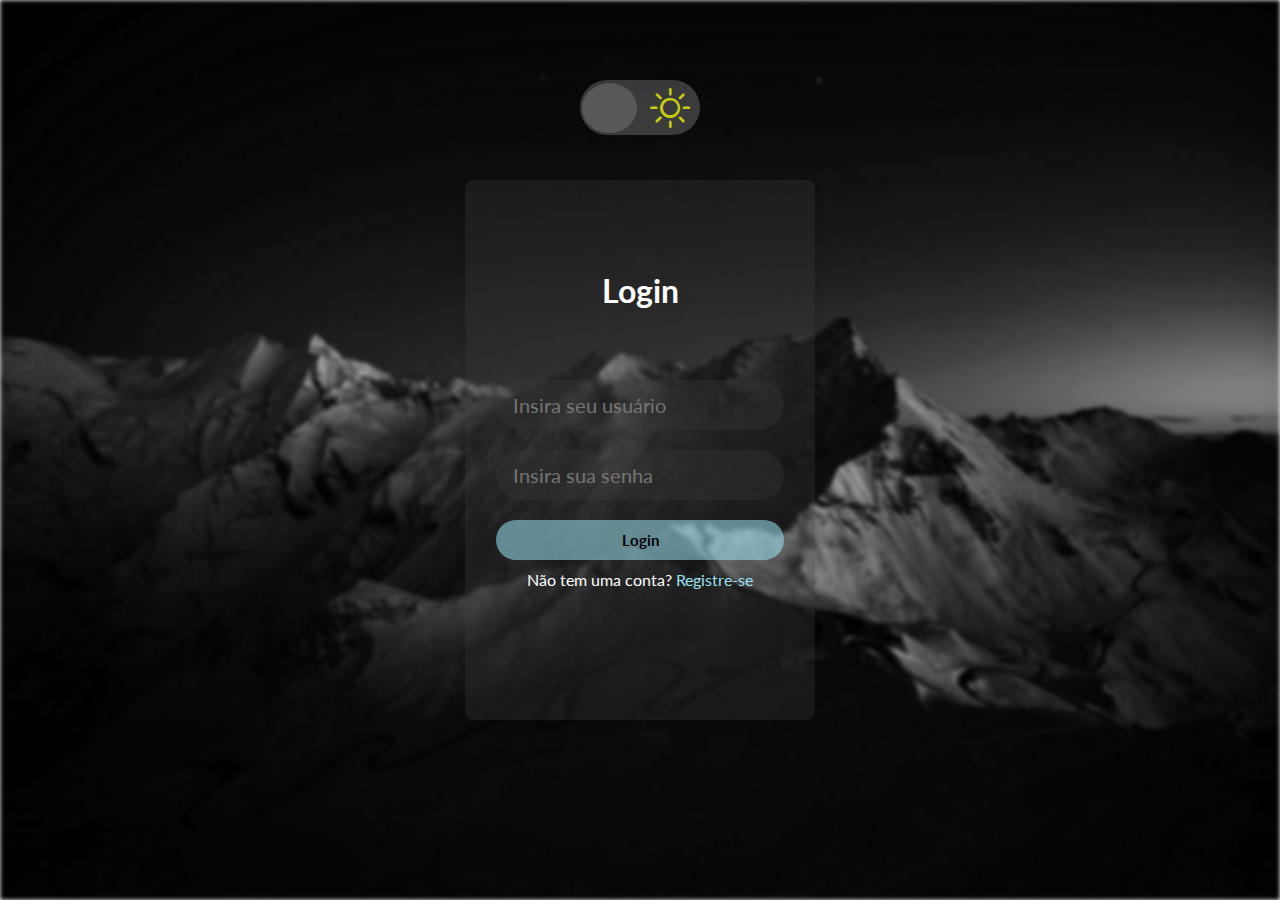
<file: responsive-login-screen/index.html>
<!DOCTYPE html>
<html lang="pt-br">
<head>
    <meta charset="UTF-8">
    <meta name="viewport" content="width=device-width, initial-scale=1.0">
    <title>Login Screen</title>
    <link rel="stylesheet" href="style.css">
    <link rel="preconnect" href="https://fonts.googleapis.com">
    <link rel="preconnect" href="https://fonts.gstatic.com" crossorigin>
    <link href="https://fonts.googleapis.com/css2?family=Lato:ital,wght@0,100;0,300;0,400;0,700;0,900;1,100;1,300;1,400;1,700;1,900&family=Montagu+Slab:opsz,wght@16..144,519&display=swap" rel="stylesheet">
    <link rel="stylesheet" href="https://cdn.jsdelivr.net/npm/bootstrap-icons@1.11.3/font/bootstrap-icons.min.css">
</head>
<body>
    <div class="container">
        <img class="imagem" src="assets/dark-mountain-gd3o1mx0wxezbewk.jpg" alt="" id = "fundo">
        <div class="troca">
            <input type="checkbox" class="checkbox" id="chk" onclick="mudarTema()">
            <label class="label" for="chk"> 
                <i class="bi bi-moon-fill" style="color: rgb(255, 255, 255); font-size: 40px;"></i>
                <i class="bi-brightness-high" style="color: rgba(246, 255, 0, 0.77); font-size: 40px;"></i>
                <div class="ball"></div>
            </label>
        </div>
        <div class="card">
            <h1>Login</h1>
            <form action="">
                <input type="text" id="login" placeholder="Insira seu usuário">
                <label for="login"></label>
                <input type="password" id="senha" placeholder="Insira sua senha">
                <label for="senha"></label>
                <button type="submit" onclick="logar(); return false">Login</button>
                <p>Não tem uma conta? <a href="">Registre-se</a></p>
            </form>
        </div>
    </div>
    <script src="script.js"></script>
</body>
</html>
</file>
<file: responsive-login-screen/style.css>
*{
    margin: 0;
    padding: 0;
    box-sizing: border-box;
    font-family: "Lato", sans-serif;
    font-weight: 400;
    font-style: normal;
}

.troca{
    position: absolute;
    top: 80px;
}

.checkbox{
    opacity: 0;
    position: absolute;
}

.checkbox:checked + .label .ball{
    transform: translateX(63px);
    background-color: rgb(0, 0, 0);
}

.label{
    background-color: rgba(255, 255, 255, 0.205);
    border-radius: 30px;
    cursor: pointer;
    display: flex;
    align-items: center;
    justify-content: space-between;
    padding-left: 10px;
    padding-right: 10px;
    width: 120px;
    height: 55PX;
    position: relative;
}

.label .ball {
    background-color: rgb(89, 88, 88);
    border-radius: 50%;
    position: absolute;
    width: 55px;
    height: 50PX;
    left: 2px;
    transform: translateX(0px);
    transition: transform 0.2s linear;
}

.container {
    display: flex;
    justify-content: center;
    align-items: center;
    flex-direction: column;
    z-index: -1;
    width: 100%;
    height: 100vh;
    
}

.container img{
    width: 100%;
    height: 100vh;
    filter: blur(2px);
}


.card {
    display: flex;
    justify-content: center;
    align-items: center;
    flex-direction: column;
    gap: 10px;
    position: absolute;
    z-index: 999999;
    background-color: rgba(61, 59, 59, 0.3);
    padding: 20px;
    border-radius: 8px;
    box-shadow: 0 4px 8px rgba(0, 0, 0, 0.1);
    width: 350px;
    height: 60%;
}

form {
    display: flex;
    flex-direction: column;
    justify-content: center;
    align-items: center;
    width: 360px;
    gap:10px;

}


.card form input{
    border-radius: 30px;
    background-color: rgba(61, 59, 59, 0.3);
    border-color: rgba(0, 0, 0, 0);
    outline: none;
    color: rgb(156, 227, 243);
    font-size: 20px;
    height: 50px;
    width: 80%;
    padding-left: 15px;
}

.card form input:hover{
    background-color: rgba(178, 178, 178, 0.3);
    border-color: rgba(0, 0, 0, 0);
}

.card form input:focus{
    background-color: rgba(178, 178, 178, 0.3);
    border-color: rgba(0, 0, 0, 0);
}

h1 {
    color: white;
    font-weight: bold;
    margin-top: -40px;
    margin-bottom: 60px;
}

p {
    color: white;
}

a {
    text-decoration: none;
    color: rgb(156, 227, 243);
}

button{
    height: 40px;
    width: 80%;
    border-radius: 30px;
    background-color:  rgba(156, 227, 243, 0.55);
    border-color: rgba(0, 0, 0, 0);
    cursor: pointer;
    font-weight: bold;
    font-size: 15px;
}

button:hover{
    background-color:  rgb(156, 227, 243);
    border-color: rgba(0, 0, 0, 0);
}

.chane i{
    background-color: white;
}
</file>
